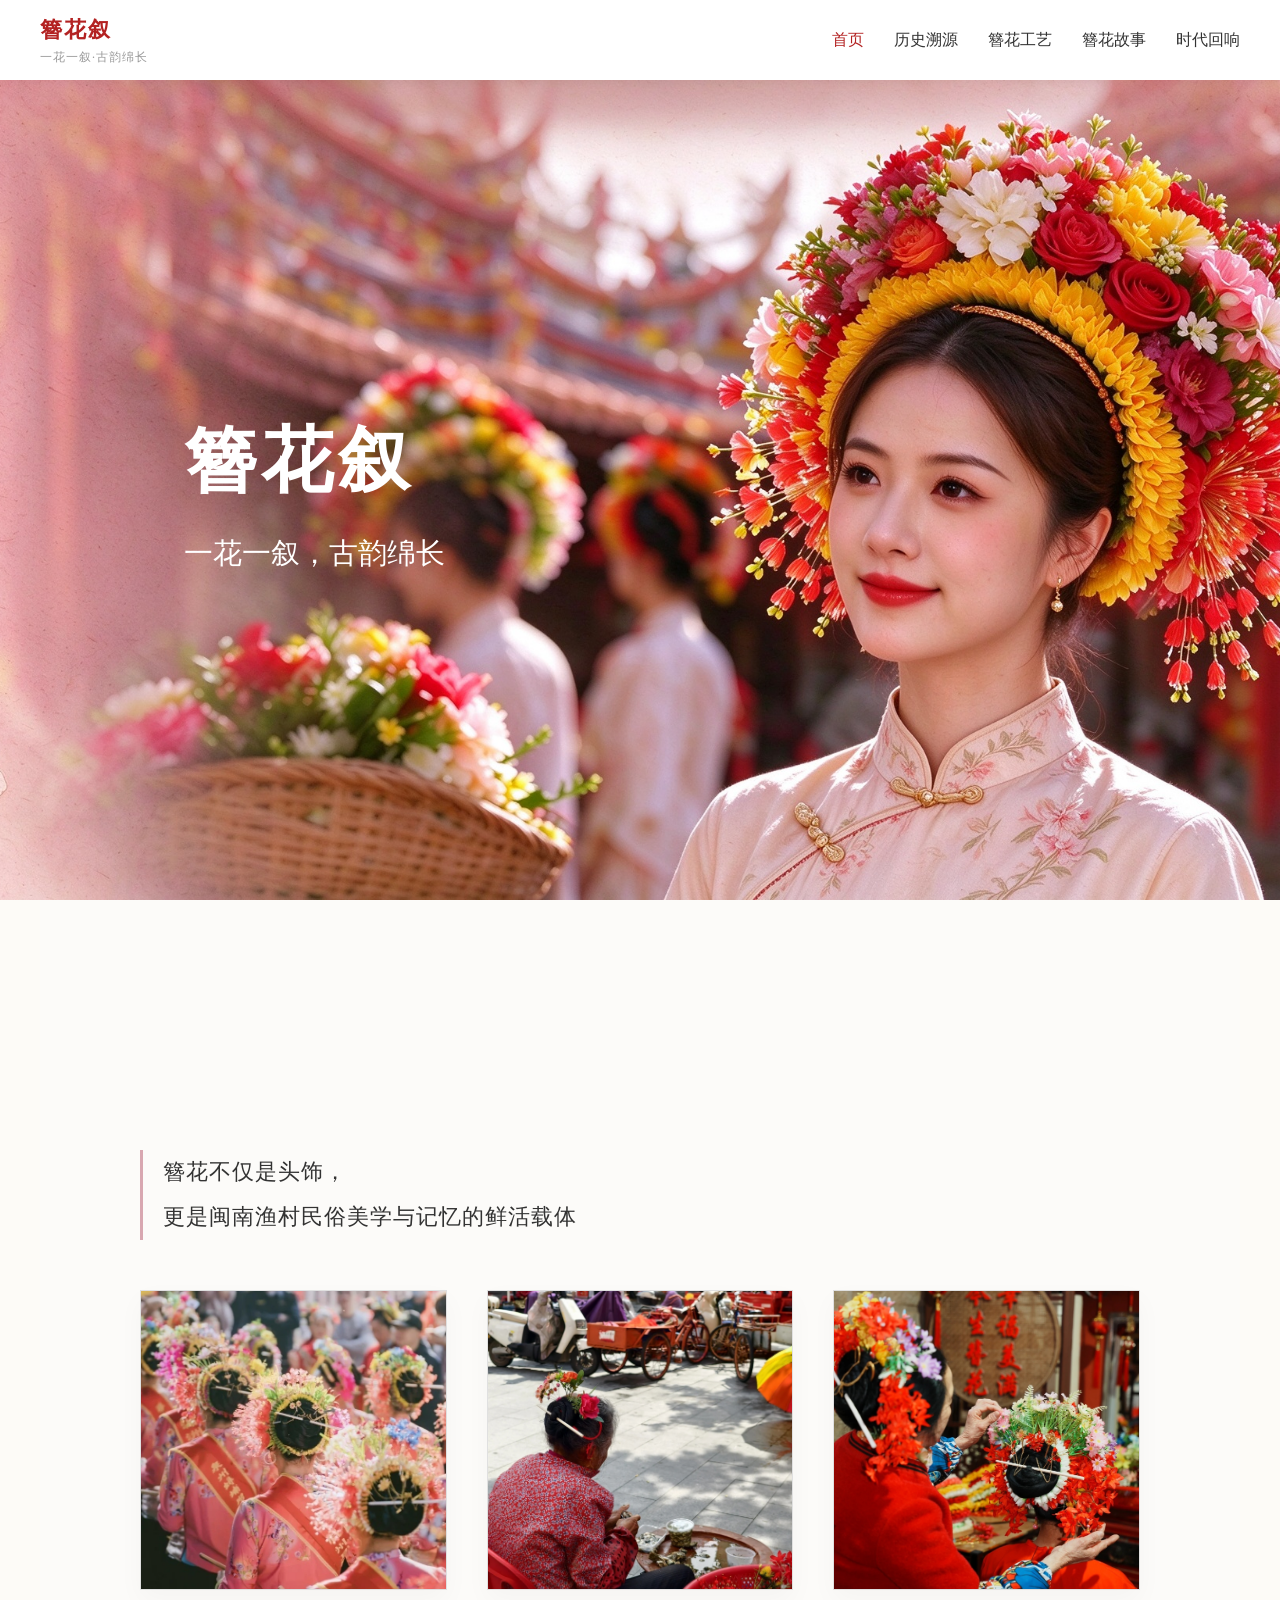
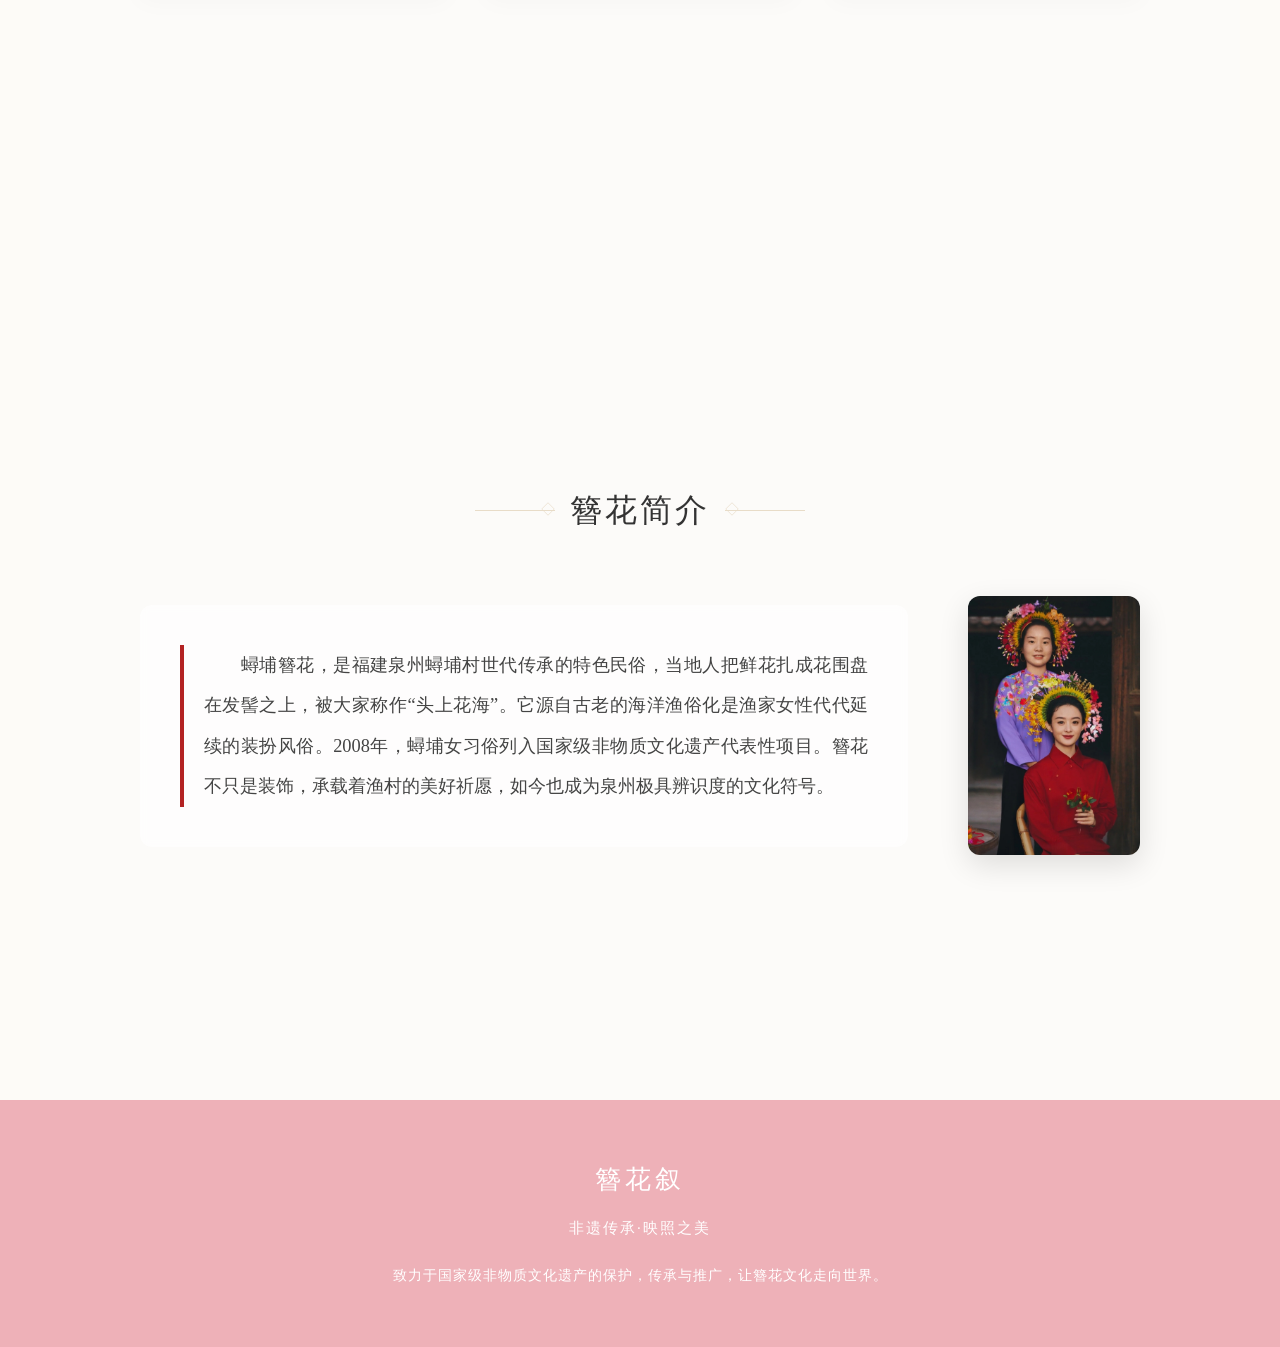
<file: index.html>
<!DOCTYPE html>
<html lang="zh-CN">
<head>
    <meta charset="UTF-8">
    <meta name="viewport" content="width=device-width, initial-scale=1.0">
    <title>簪花之美 - 非遗传承</title>
    <link rel="stylesheet" href="style.css">
</head>
<body class="page-index">
    <!-- ================= 顶部导航栏 ================= -->
    <header class="top-nav">
        <div class="nav-container">
            <div class="logo-area">
                <div class="logo-text">
                    <h1>簪花叙</h1>
                    <span>一花一叙·古韵绵长</span>
                </div>
            </div>
            <nav class="nav-links">
                <a href="index.html" class="active">首页</a>
                <a href="history.html">历史溯源</a>
                <a href="process.html">簪花工艺</a>
                <a href="inheritor.html">簪花故事</a>
                <a href="gallery.html">时代回响</a>
            </nav>
        </div>
    </header>

    <!-- ================= 1. 首屏主视觉 (Hero) ================= -->
    <section class="hero-section">
        <div class="hero-bg"></div>
        <div class="hero-content">
            <div class="hero-text">
                <h1>簪花叙</h1>
                <h2>一花一叙，古韵绵长</h2>
            </div>
        </div>
    </section>

    <!-- ================= 画面 A：簪花展示 ================= -->
    <section id="display" class="section-container display-section">
        <div class="display-text">
            <p>簪花不仅是头饰，<br>更是闽南渔村民俗美学与记忆的鲜活载体</p>
        </div>
        <div class="display-images">
            <div class="display-box">
                <img src="images/首页1.jpg" alt="展示图1">
            </div>
            <div class="display-box">
                <img src="images/首页2.jpg" alt="展示图2">
            </div>
            <div class="display-box">
                <img src="images/首页3.jpg" alt="展示图3">
            </div>
        </div>
    </section>

    <!-- ================= 画面 B：簪花简介 ================= -->
    <section id="intro" class="section-container intro-section">
        <div class="section-title">
            <span class="deco-line"></span>
            <h2>簪花简介</h2>
            <span class="deco-line"></span>
        </div>

        <div class="intro-content">
            <div class="intro-text">
                <p>蟳埔簪花，是福建泉州蟳埔村世代传承的特色民俗，当地人把鲜花扎成花围盘在发髻之上，被大家称作“头上花海”。它源自古老的海洋渔俗化是渔家女性代代延续的装扮风俗。2008年，蟳埔女习俗列入国家级非物质文化遗产代表性项目。簪花不只是装饰，承载着渔村的美好祈愿，如今也成为泉州极具辨识度的文化符号。</p>
            </div>
            <div class="intro-img">
                <img src="images/简介图片.jpg" alt="蟳埔簪花女">
            </div>
        </div>
    </section>

    <!-- ================= 底部信息栏 ================= -->
    <footer class="normal-footer">
        <div class="footer-inner">
            <h2 class="footer-logo">簪花叙</h2>
            <p class="footer-slogan">非遗传承·映照之美</p>
            <p class="footer-copy">致力于国家级非物质文化遗产的保护，传承与推广，让簪花文化走向世界。</p>
        </div>
    </footer>
</body>
</html>
</file>
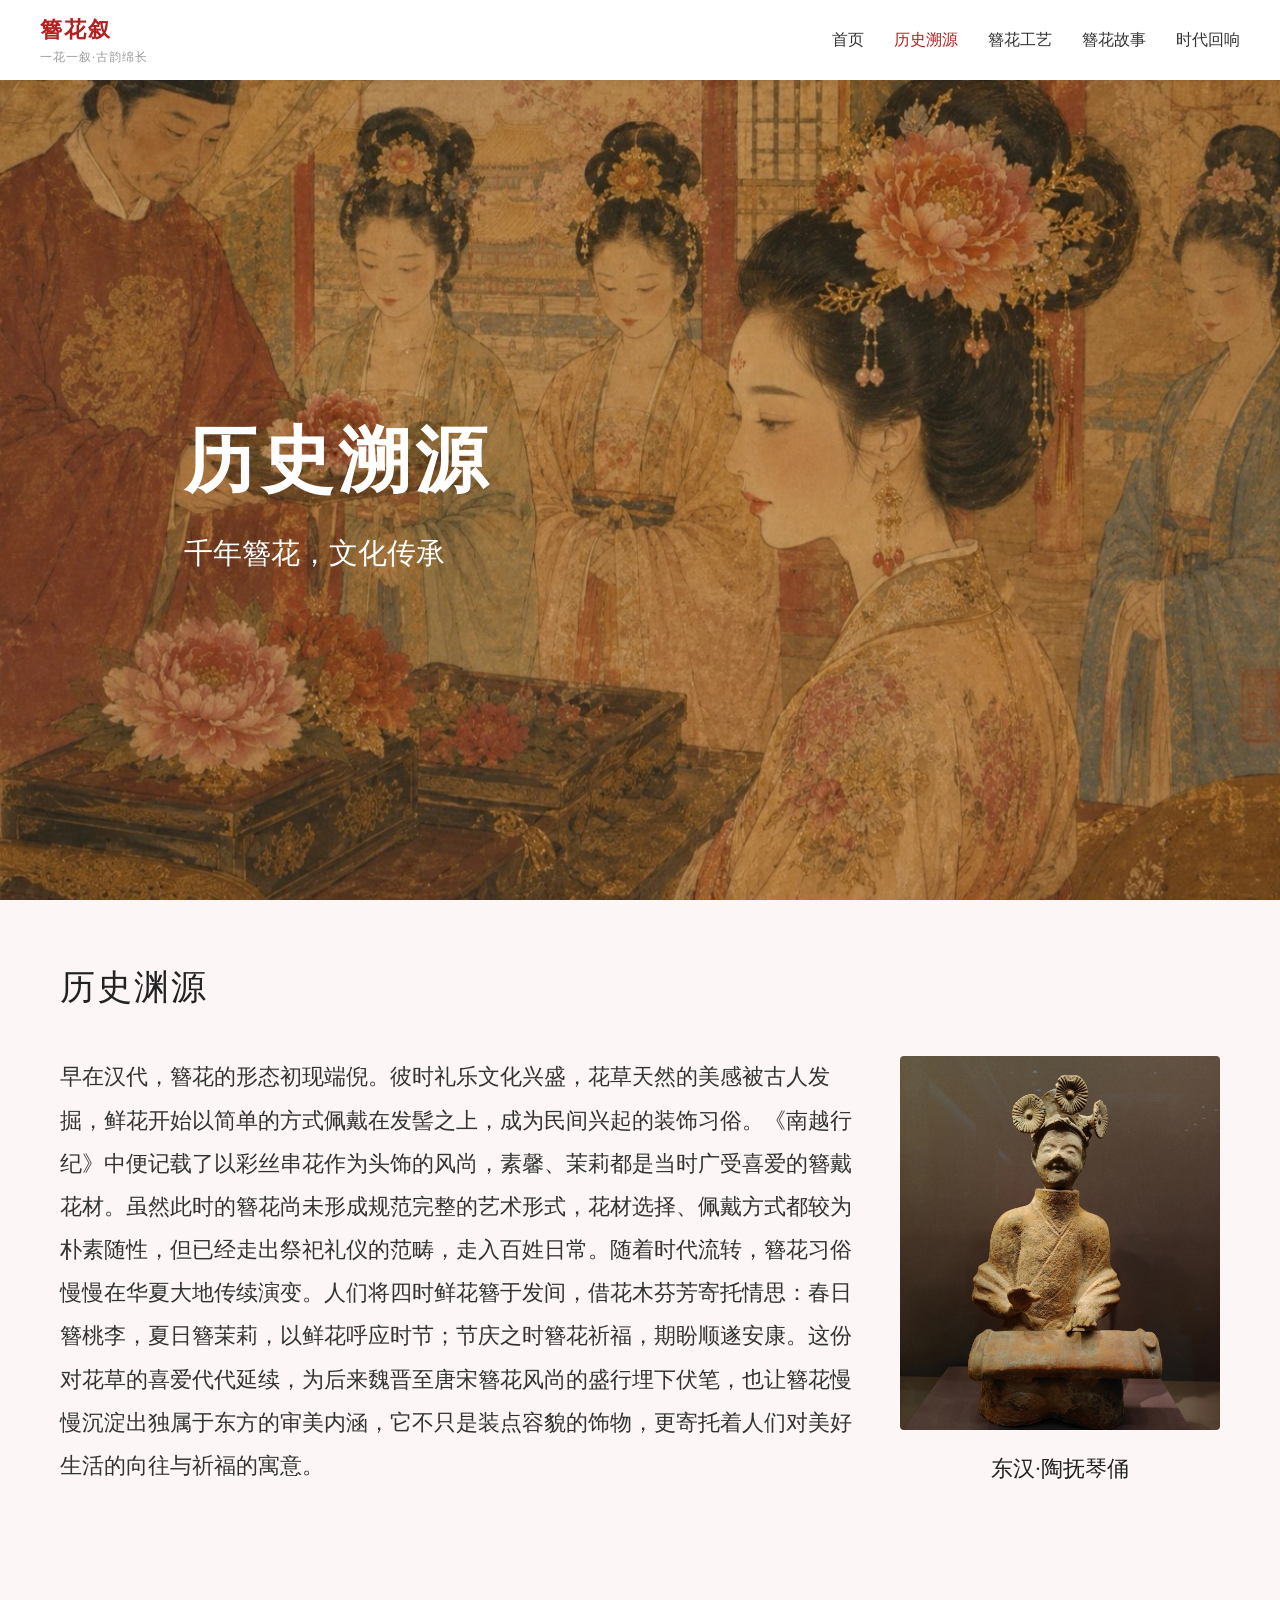
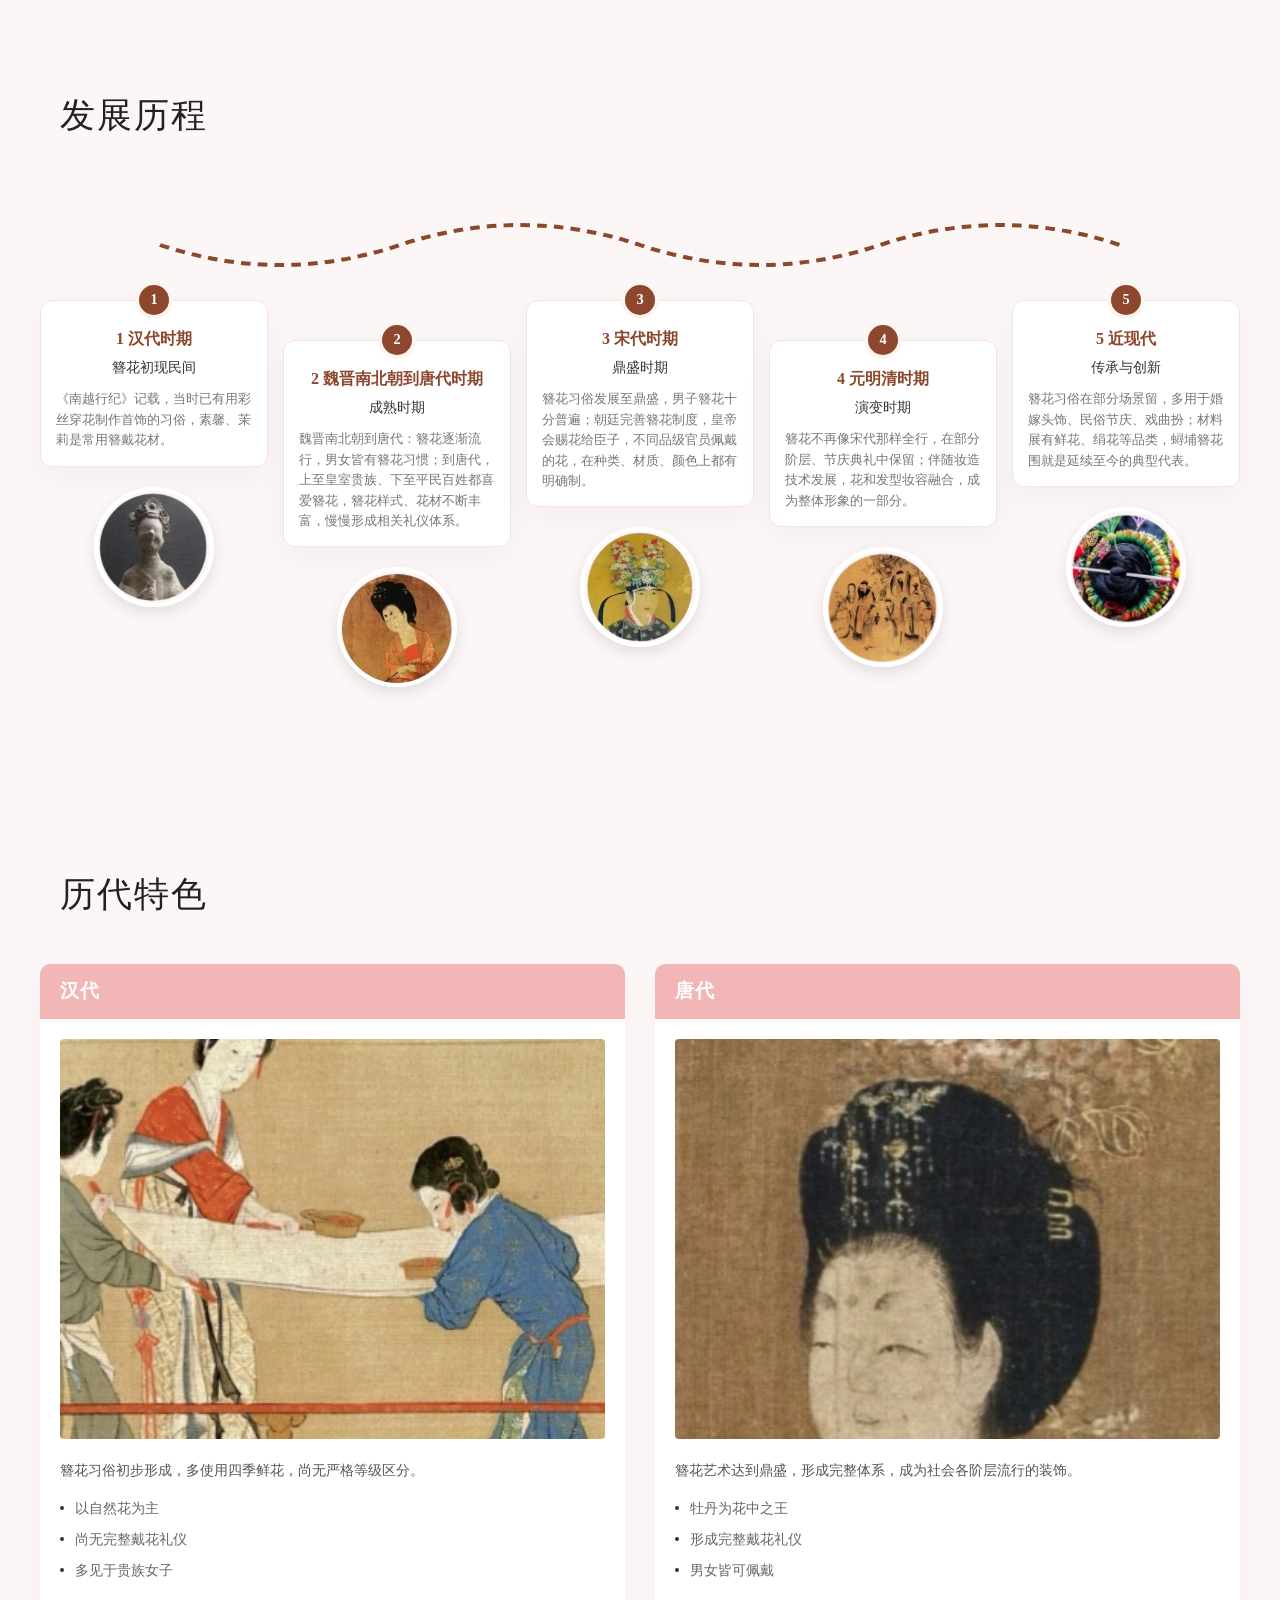
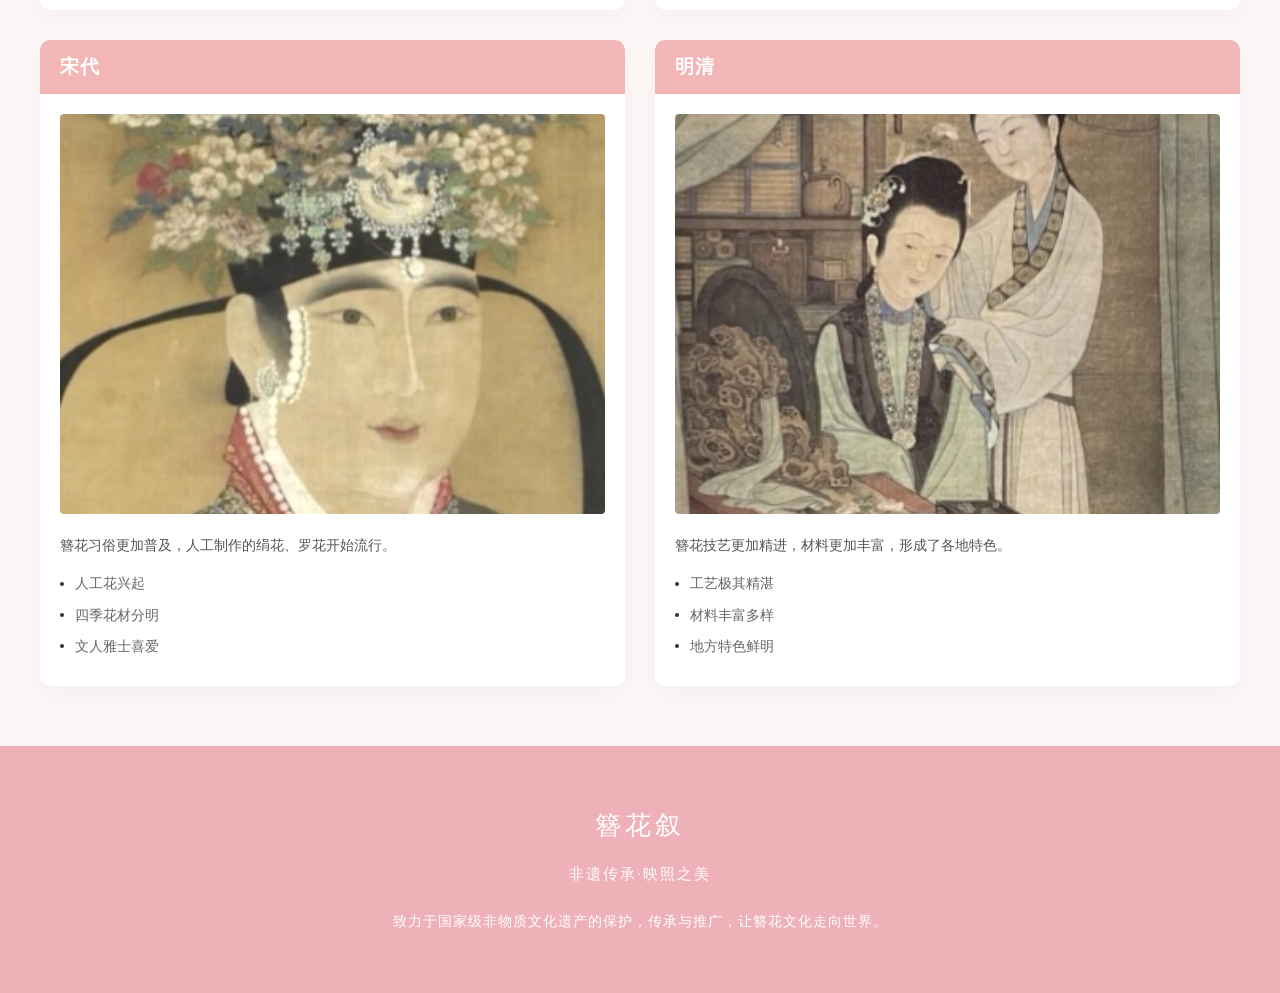
<file: history.html>
<!DOCTYPE html>
<html lang="zh-CN">
<head>
    <meta charset="UTF-8">
    <meta name="viewport" content="width=device-width, initial-scale=1.0">
    <title>簪花之美 - 非遗传承</title>
    <link rel="stylesheet" href="style.css">
</head>
<body class="page-history">
    <!-- ================= 顶部导航栏 ================= -->
    <header class="top-nav">
        <div class="nav-container">
            <div class="logo-area">
                <div class="logo-text">
                    <h1>簪花叙</h1>
                    <span>一花一叙·古韵绵长</span>
                </div>
            </div>
            <nav class="nav-links">
                <a href="index.html">首页</a>
                <a href="history.html" class="active">历史溯源</a>
                <a href="process.html">簪花工艺</a>
                <a href="inheritor.html">簪花故事</a>
                <a href="gallery.html">时代回响</a>
            </nav>
        </div>
    </header>

    <!-- ================= 历史溯源 (Hero) ================= -->
    <section class="hero-section">
        <div class="hero-bg"></div>
        <div class="hero-content">
            <div class="hero-text">
                <h1>历史溯源</h1>
                <h2>千年簪花，文化传承</h2>
            </div>
        </div>
    </section>

    <!-- ================= 历史渊源 ================= -->
    <div class="feature-container">
        <h1 class="main-title">历史渊源</h1>

        <div class="origin-wrap">
            <div class="origin-text">
                <p>早在汉代，簪花的形态初现端倪。彼时礼乐文化兴盛，花草天然的美感被古人发掘，鲜花开始以简单的方式佩戴在发髻之上，成为民间兴起的装饰习俗。《南越行纪》中便记载了以彩丝串花作为头饰的风尚，素馨、茉莉都是当时广受喜爱的簪戴花材。虽然此时的簪花尚未形成规范完整的艺术形式，花材选择、佩戴方式都较为朴素随性，但已经走出祭祀礼仪的范畴，走入百姓日常。随着时代流转，簪花习俗慢慢在华夏大地传续演变。人们将四时鲜花簪于发间，借花木芬芳寄托情思：春日簪桃李，夏日簪茉莉，以鲜花呼应时节；节庆之时簪花祈福，期盼顺遂安康。这份对花草的喜爱代代延续，为后来魏晋至唐宋簪花风尚的盛行埋下伏笔，也让簪花慢慢沉淀出独属于东方的审美内涵，它不只是装点容貌的饰物，更寄托着人们对美好生活的向往与祈福的寓意。</p>
            </div>
            <div class="origin-pic">
                <img src="images/陶抚琴俑.jpg" alt="东汉·陶抚琴俑">
                <span class="pic-desc">东汉·陶抚琴俑</span>
            </div>
        </div>
    </div>

    <!-- ================= 发展历程 ================= -->
    <div class="feature-container">
        <h1 class="main-title">发展历程</h1>

        <div class="wave-timeline">
            <div class="wave-line-bg">
                <svg width="100%" height="80" viewBox="0 0 1000 80" preserveAspectRatio="none">
                    <path d="M 100 40 Q 200 80 300 40 T 500 40 T 700 40 T 900 40"
                          fill="none"
                          stroke="#8c472d"
                          stroke-width="4"
                          stroke-dasharray="8,6" />
                </svg>
            </div>

            <div class="wave-cards">
                <div class="wave-card">
                    <div class="wave-num">1</div>
                    <div class="wave-content">
                        <h4>1 汉代时期</h4>
                        <h5>簪花初现民间</h5>
                        <p>《南越行纪》记载，当时已有用彩丝穿花制作首饰的习俗，素馨、茉莉是常用簪戴花材。</p>
                    </div>
                    <img src="images/历史溯源-汉代.jpg" alt="汉代" class="wave-img">
                </div>

                <div class="wave-card">
                    <div class="wave-num">2</div>
                    <div class="wave-content">
                        <h4>2 魏晋南北朝到唐代时期</h4>
                        <h5>成熟时期</h5>
                        <p>魏晋南北朝到唐代：簪花逐渐流行，男女皆有簪花习惯；到唐代，上至皇室贵族、下至平民百姓都喜爱簪花，簪花样式、花材不断丰富，慢慢形成相关礼仪体系。</p>
                    </div>
                    <img src="images/历史溯源-魏晋南北朝到唐代.jpg" alt="魏晋南北朝" class="wave-img">
                </div>

                <div class="wave-card">
                    <div class="wave-num">3</div>
                    <div class="wave-content">
                        <h4>3 宋代时期</h4>
                        <h5>鼎盛时期</h5>
                        <p>簪花习俗发展至鼎盛，男子簪花十分普遍；朝廷完善簪花制度，皇帝会赐花给臣子，不同品级官员佩戴的花，在种类、材质、颜色上都有明确制。</p>
                    </div>
                    <img src="images/历史溯源-宋代.jpg" alt="宋代" class="wave-img">
                </div>

                <div class="wave-card">
                    <div class="wave-num">4</div>
                    <div class="wave-content">
                        <h4>4 元明清时期</h4>
                        <h5>演变时期</h5>
                        <p>簪花不再像宋代那样全行，在部分阶层、节庆典礼中保留；伴随妆造技术发展，花和发型妆容融合，成为整体形象的一部分。</p>
                    </div>
                    <img src="images/历史溯源-元明清时期.jpg" alt="清代" class="wave-img">
                </div>

                <div class="wave-card">
                    <div class="wave-num">5</div>
                    <div class="wave-content">
                        <h4>5 近现代</h4>
                        <h5>传承与创新</h5>
                        <p>簪花习俗在部分场景留，多用于婚嫁头饰、民俗节庆、戏曲扮；材料展有鲜花、绢花等品类，蟳埔簪花围就是延续至今的典型代表。</p>
                    </div>
                    <img src="images/历史溯源-近现代.jpg" alt="现代" class="wave-img">
                </div>
            </div>
        </div>
    </div>

    <!-- ================= 历代特色 ================= -->
    <div class="feature-container">
        <h1 class="main-title">历代特色</h1>

        <div class="feature-grid">
            <div class="feature-card">
                <div class="card-header">汉代</div>
                <div class="card-body">
                    <img src="images/特色1.jpg" alt="汉代簪花">
                    <p class="card-desc">簪花习俗初步形成，多使用四季鲜花，尚无严格等级区分。</p>
                    <ul class="card-list">
                        <li>以自然花为主</li>
                        <li>尚无完整戴花礼仪</li>
                        <li>多见于贵族女子</li>
                    </ul>
                </div>
            </div>

            <div class="feature-card">
                <div class="card-header">唐代</div>
                <div class="card-body">
                    <img src="images/特色2.jpg" alt="唐代簪花">
                    <p class="card-desc">簪花艺术达到鼎盛，形成完整体系，成为社会各阶层流行的装饰。</p>
                    <ul class="card-list">
                        <li>牡丹为花中之王</li>
                        <li>形成完整戴花礼仪</li>
                        <li>男女皆可佩戴</li>
                    </ul>
                </div>
            </div>

            <div class="feature-card">
                <div class="card-header">宋代</div>
                <div class="card-body">
                    <img src="images/特色3.jpg" alt="宋代簪花">
                    <p class="card-desc">簪花习俗更加普及，人工制作的绢花、罗花开始流行。</p>
                    <ul class="card-list">
                        <li>人工花兴起</li>
                        <li>四季花材分明</li>
                        <li>文人雅士喜爱</li>
                    </ul>
                </div>
            </div>

            <div class="feature-card">
                <div class="card-header">明清</div>
                <div class="card-body">
                    <img src="images/特色4.jpg" alt="明清簪花">
                    <p class="card-desc">簪花技艺更加精进，材料更加丰富，形成了各地特色。</p>
                    <ul class="card-list">
                        <li>工艺极其精湛</li>
                        <li>材料丰富多样</li>
                        <li>地方特色鲜明</li>
                    </ul>
                </div>
            </div>
        </div>
    </div>

    <!-- ================= 底部信息栏 ================= -->
    <footer class="normal-footer">
        <div class="footer-inner">
            <h2 class="footer-logo">簪花叙</h2>
            <p class="footer-slogan">非遗传承·映照之美</p>
            <p class="footer-copy">致力于国家级非物质文化遗产的保护，传承与推广，让簪花文化走向世界。</p>
        </div>
    </footer>
</body>
</html>
</file>
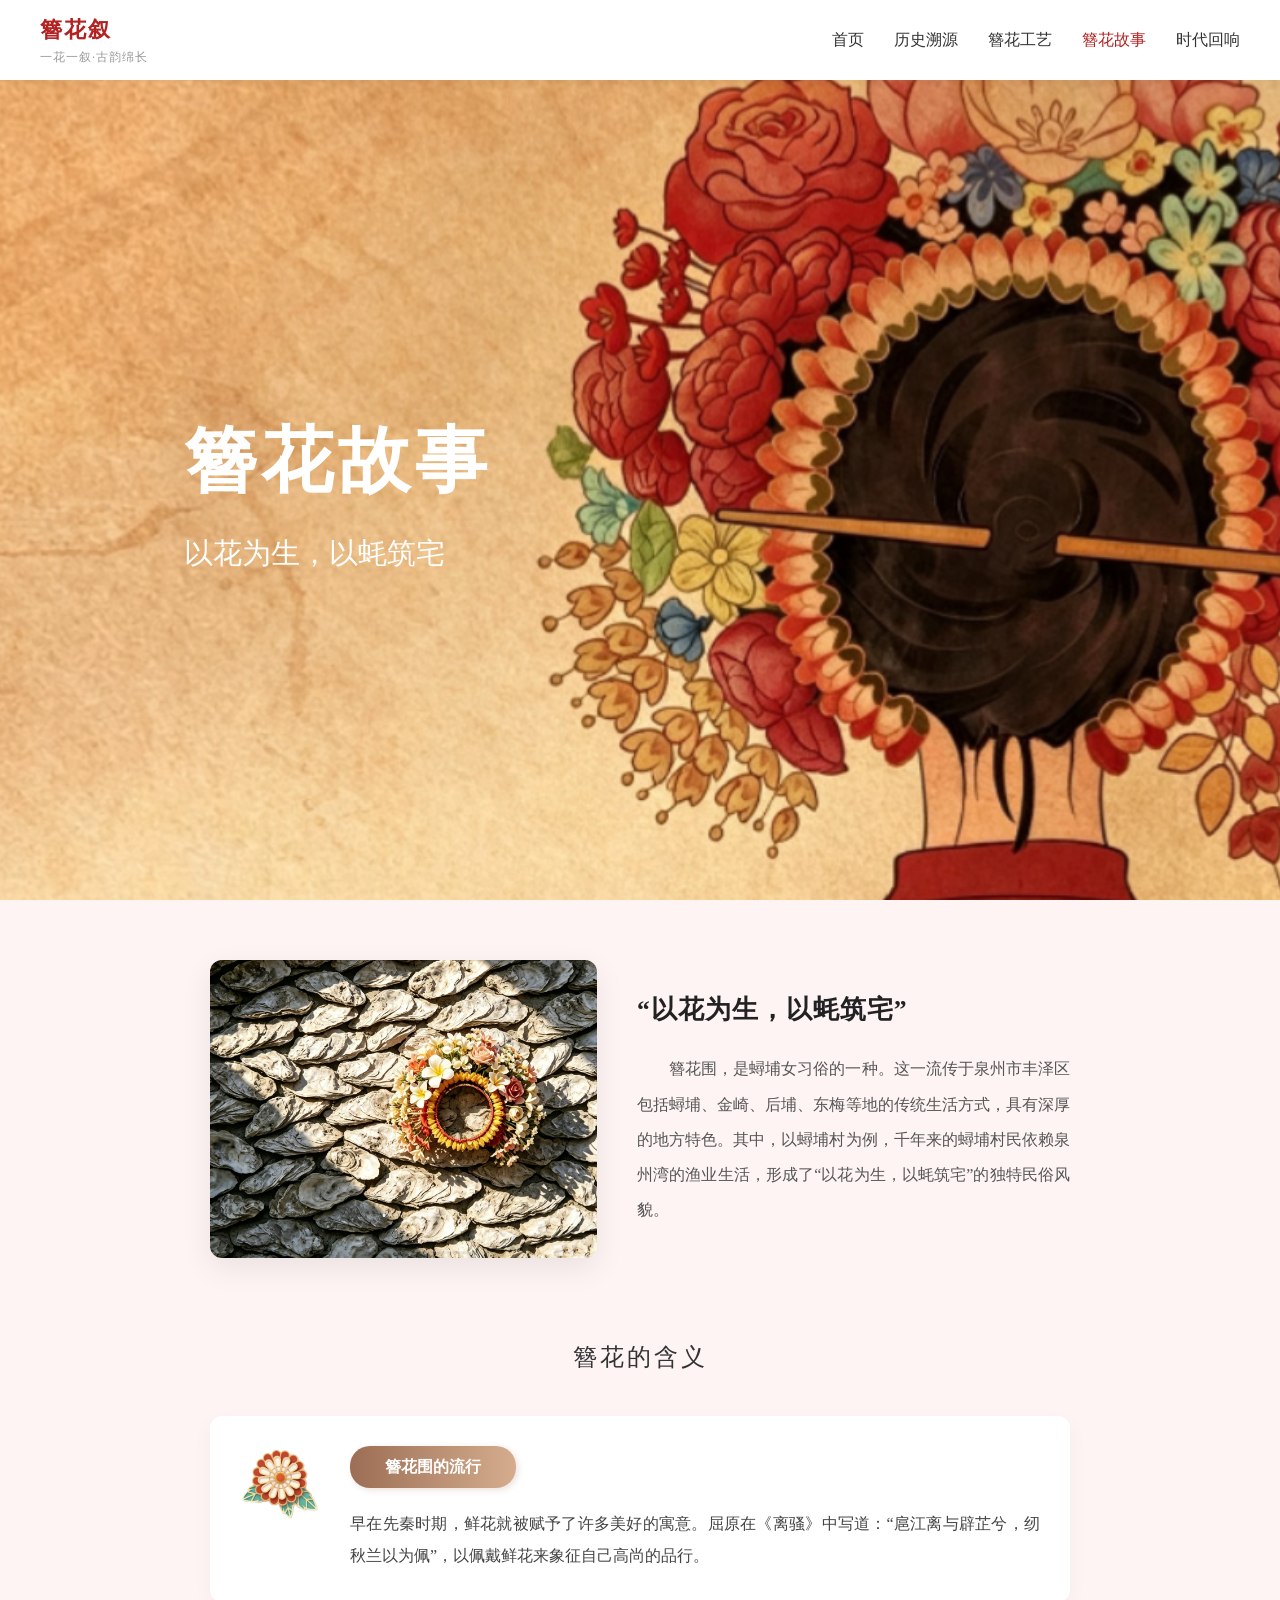
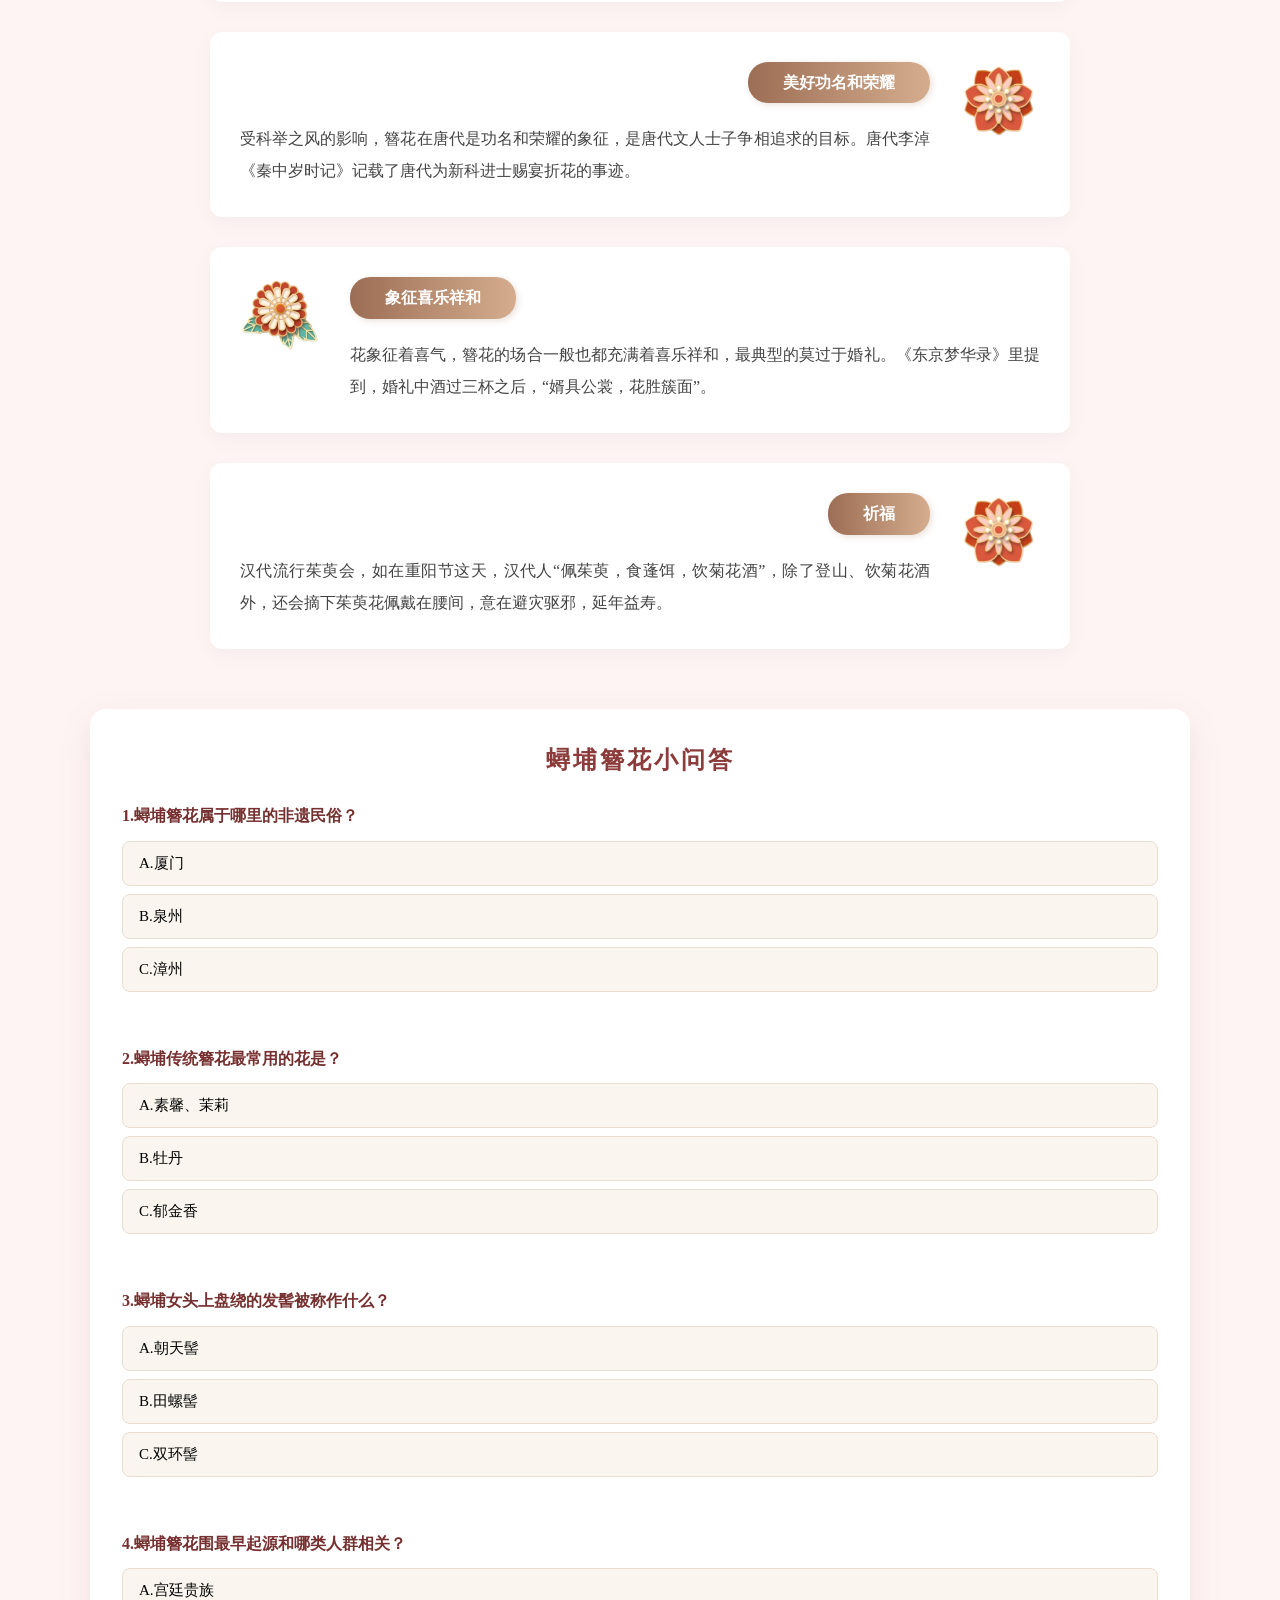
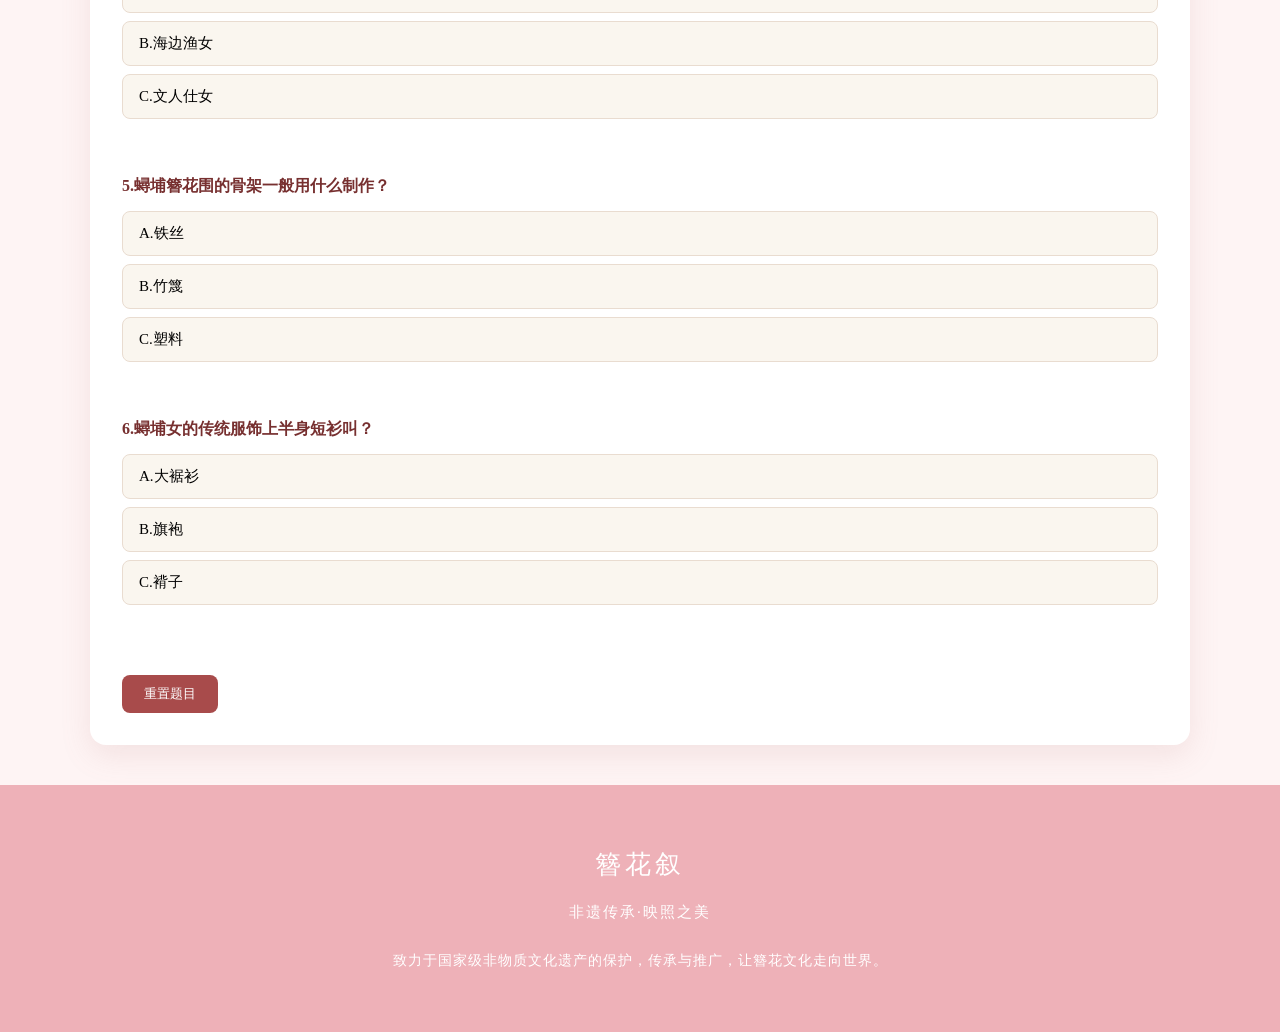
<file: inheritor.html>
<!DOCTYPE html>
<html lang="zh-CN">
<head>
    <meta charset="UTF-8">
    <meta name="viewport" content="width=device-width, initial-scale=1.0">
    <title>簪花故事 - 簪花叙</title>
    <link rel="stylesheet" href="style.css">
</head>
<body class="page-inheritor">
    <!-- ================= 顶部导航栏 ================= -->
    <header class="top-nav">
        <div class="nav-container">
            <div class="logo-area">
                <div class="logo-text">
                    <h1>簪花叙</h1>
                    <span>一花一叙·古韵绵长</span>
                </div>
            </div>
            <nav class="nav-links">
                <a href="index.html">首页</a>
                <a href="history.html">历史溯源</a>
                <a href="process.html">簪花工艺</a>
                <a href="inheritor.html" class="active">簪花故事</a>
                <a href="gallery.html">时代回响</a>
            </nav>
        </div>
    </header>

    <!-- ================= 首屏主视觉 (Hero) ================= -->
    <section class="hero-section">
        <div class="hero-bg"></div>
        <div class="hero-content">
            <div class="hero-text">
                <h1>簪花故事</h1>
                <h2>以花为生，以蚝筑宅</h2>
            </div>
        </div>
    </section>

    <!-- ================= 簪花故事主内容区 ================= -->
    <div class="story-container">
        <!-- 顶部介绍区 (左图右文) -->
        <div class="story-intro">
            <div class="intro-img">
                <img src="images/以花为生.jpg" alt="以花为生">
            </div>
            <div class="intro-text">
                <h2>“以花为生，以蚝筑宅”</h2>
                <p>簪花围，是蟳埔女习俗的一种。这一流传于泉州市丰泽区包括蟳埔、金崎、后埔、东梅等地的传统生活方式，具有深厚的地方特色。其中，以蟳埔村为例，千年来的蟳埔村民依赖泉州湾的渔业生活，形成了“以花为生，以蚝筑宅”的独特民俗风貌。</p>
            </div>
        </div>

        <!-- 中间居中标题（改用独立类 story-subtitle） -->
        <h2 class="story-subtitle">簪花的含义</h2>

        <!-- 含义卡片列表（仅一层 meaning-list） -->
        <div class="meaning-list">
            <!-- 卡片 1 -->
            <div class="meaning-card">
                <div class="card-content">
                    <div class="card-icon">
                        <img src="images/花1.jpg" alt="花朵">
                    </div>
                    <div class="card-text">
                        <div class="card-badge">簪花围的流行</div>
                        <p>早在先秦时期，鲜花就被赋予了许多美好的寓意。屈原在《离骚》中写道：“扈江离与辟芷兮，纫秋兰以为佩”，以佩戴鲜花来象征自己高尚的品行。</p>
                    </div>
                </div>
            </div>

            <!-- 卡片 2 -->
            <div class="meaning-card">
                <div class="card-content">
                    <div class="card-icon">
                        <img src="images/花2.jpg" alt="花朵">
                    </div>
                    <div class="card-text">
                        <div class="card-badge">美好功名和荣耀</div>
                        <p>受科举之风的影响，簪花在唐代是功名和荣耀的象征，是唐代文人士子争相追求的目标。唐代李淖《秦中岁时记》记载了唐代为新科进士赐宴折花的事迹。</p>
                    </div>
                </div>
            </div>

            <!-- 卡片 3 -->
            <div class="meaning-card">
                <div class="card-content">
                    <div class="card-icon">
                        <img src="images/花1.jpg" alt="花朵">
                    </div>
                    <div class="card-text">
                        <div class="card-badge">象征喜乐祥和</div>
                        <p>花象征着喜气，簪花的场合一般也都充满着喜乐祥和，最典型的莫过于婚礼。《东京梦华录》里提到，婚礼中酒过三杯之后，“婿具公裳，花胜簇面”。</p>
                    </div>
                </div>
            </div>

            <!-- 卡片 4 -->
            <div class="meaning-card">
                <div class="card-content">
                    <div class="card-icon">
                        <img src="images/花2.jpg" alt="花朵">
                    </div>
                    <div class="card-text">
                        <div class="card-badge">祈福</div>
                        <p>汉代流行茱萸会，如在重阳节这天，汉代人“佩茱萸，食蓬饵，饮菊花酒”，除了登山、饮菊花酒外，还会摘下茱萸花佩戴在腰间，意在避灾驱邪，延年益寿。</p>
                    </div>
                </div>
            </div>
        </div>
    </div>
    
        <section class="quiz-section">
        <h2>蟳埔簪花小问答</h2>
  
        <div class="question">
    <h3>1.蟳埔簪花属于哪里的非遗民俗？</h3>
    <button class="option" data-ans="wrong">A.厦门</button>
    <button class="option" data-ans="right">B.泉州</button>
    <button class="option" data-ans="wrong">C.漳州</button>
    <div class="result-text"></div>
  </div>
  
  <div class="question">
    <h3>2.蟳埔传统簪花最常用的花是？</h3>
    <button class="option" data-ans="right">A.素馨、茉莉</button>
    <button class="option" data-ans="wrong">B.牡丹</button>
    <button class="option" data-ans="wrong">C.郁金香</button>
    <div class="result-text"></div>
  </div>
  
  <div class="question">
    <h3>3.蟳埔女头上盘绕的发髻被称作什么？</h3>
    <button class="option" data-ans="wrong">A.朝天髻</button>
    <button class="option" data-ans="right">B.田螺髻</button>
    <button class="option" data-ans="wrong">C.双环髻</button>
    <div class="result-text"></div>
  </div>
  
  <div class="question">
    <h3>4.蟳埔簪花围最早起源和哪类人群相关？</h3>
    <button class="option" data-ans="wrong">A.宫廷贵族</button>
    <button class="option" data-ans="right">B.海边渔女</button>
    <button class="option" data-ans="wrong">C.文人仕女</button>
    <div class="result-text"></div>
  </div>
  
  <div class="question">
    <h3>5.蟳埔簪花围的骨架一般用什么制作？</h3>
    <button class="option" data-ans="wrong">A.铁丝</button>
    <button class="option" data-ans="right">B.竹篾</button>
    <button class="option" data-ans="wrong">C.塑料</button>
    <div class="result-text"></div>
  </div>
  
  <div class="question">
    <h3>6.蟳埔女的传统服饰上半身短衫叫？</h3>
    <button class="option" data-ans="right">A.大裾衫</button>
    <button class="option" data-ans="wrong">B.旗袍</button>
    <button class="option" data-ans="wrong">C.褙子</button>
    <div class="result-text"></div>
  </div>

  <button class="reset-btn">重置题目</button>
</section>

<script src="script.js"></script>


    <!-- ================= 底部信息栏 ================= -->
    <footer class="normal-footer">
        <div class="footer-inner">
            <h2 class="footer-logo">簪花叙</h2>
            <p class="footer-slogan">非遗传承·映照之美</p>
            <p class="footer-copy">致力于国家级非物质文化遗产的保护，传承与推广，让簪花文化走向世界。</p>
        </div>
    </footer>
</body>
</html>
</file>
<file: style.css>
/* ================= 根变量 ================= */
:root {
    --primary-red: #b32222;
    --primary-hover: #8c1a1a;
    --bg-page: #fdfbf7;
    --bg-light: #f9f5ef;
    --text-main: #333333;
    --text-light: #666666;
    --border-color: #e8dcc8;
    --placeholder-gray: #e0e0e0;
}

/* ================= 全局重置 ================= */
*,
*::before,
*::after {
    margin: 0;
    padding: 0;
    box-sizing: border-box;
}

body {
    background-color: var(--bg-page);
    color: var(--text-main);
    line-height: 1.6;
    height: 100vh;
    overflow-y: scroll;
    scroll-snap-type: y mandatory;
    scroll-behavior: smooth;
}

/* 隐藏滚动条 */
body::-webkit-scrollbar,
html::-webkit-scrollbar {
    display: none;
}
body,
html {
    -ms-overflow-style: none;
    scrollbar-width: none;
}

a {
    text-decoration: none;
    color: inherit;
}
ul {
    list-style: none;
}

.placeholder-img {
    background-color: var(--placeholder-gray);
    border-radius: 8px;
    overflow: hidden;
}

/* ================= 页面专属背景（隔离，避免互相覆盖） ================= */
body.page-history {
    background-color: #fcf6f6;
    color: #333;
}
body.page-process {
    background-color: #fef8f8;
    line-height: 1.8;
}
body.page-inheritor {
    background-color: #fef4f4;
}
body.page-gallery {
    background-color: #fdfbf7;
}

/* ================= 顶部导航栏 ================= */
.top-nav {
    position: fixed;
    top: 0;
    left: 0;
    width: 100%;
    background-color: #fff;
    box-shadow: 0 2px 10px rgba(0, 0, 0, 0.05);
    z-index: 1000;
}

.nav-container {
    max-width: 1400px;
    margin: 0 auto;
    height: 80px;
    display: flex;
    justify-content: space-between;
    align-items: center;
    padding: 0 40px;
}

.logo-area {
    display: flex;
    align-items: center;
    gap: 12px;
}

.logo-text h1 {
    font-size: 1.4rem;
    color: var(--primary-red);
    letter-spacing: 2px;
    font-family: 'STXingkai', 'KaiTi', serif;
}
.logo-text span {
    font-size: 0.75rem;
    color: #999;
    display: block;
    letter-spacing: 1px;
}

.nav-links {
    display: flex;
    gap: 30px;
}
.nav-links a {
    font-size: 1rem;
    color: #333;
    transition: color 0.3s;
    position: relative;
}
.nav-links a:hover,
.nav-links a.active {
    color: var(--primary-red);
}
.nav-links a::after {
    content: '';
    position: absolute;
    bottom: -5px;
    left: 50%;
    transform: translateX(-50%);
    width: 0;
    height: 2px;
    background-color: var(--primary-red);
    transition: width 0.3s;
}
.nav-links a:hover::after {
    width: 100%;
}

/* ============ 通用首屏 ============ */
.hero-section {
    height: 100vh;
    width: 100%;
    position: relative;
    padding-top: 80px;
    display: flex;
    align-items: center;
    background-color: #f5e6e1;
    overflow: hidden;
}
.hero-bg {
    position: absolute;
    top: 0;
    left: 0;
    width: 100%;
    height: 100%;
    background-size: cover;
    background-position: center;
    z-index: 1;
}
.hero-content {
    position: relative;
    z-index: 2;
    max-width: 1400px;
    margin: 0 auto;
    width: 100%;
    padding: 0 40px;
}
.hero-text {
    max-width: 500px;
    margin-left: 12%;
}
.hero-text h1 {
    font-size: 4.5rem;
    color: #ffffff;
    letter-spacing: 5px;
    margin-bottom: 10px;
    font-family: 'STXingkai', 'KaiTi', serif;
}
.hero-text h2 {
    font-size: 1.8rem;
    color: #ffffff;
    font-weight: normal;
}

/* ============ 各页面背景 ============ */
.page-index .hero-bg {
    background-image: url('images/首页.jpg');
}
.page-history .hero-bg {
    background-image: url('images/历史溯源.jpg');
}
.page-process .hero-bg {
    background-image: url('images/簪花工艺.jpg');
}
.page-inheritor .hero-bg {
    background-image: url('images/簪花故事.jpg');
}
.page-gallery .hero-bg {
    background-image: url('images/时代回响.jpg');
}

/* ================= 通用模块布局 ================= */
.section-container {
    max-width: 1200px;
    margin: 0 auto;
    padding: 30px 20px 100px 20px;
}
.bg-light {
    background-color: var(--bg-light);
    max-width: 100%;
}

/* 菱形装饰标题（通用） */
.section-title {
    display: flex;
    align-items: center;
    justify-content: center;
    gap: 15px;
    margin-bottom: 60px;
}
.section-header .section-title.left-align {
    justify-content: flex-start;
    margin-bottom: 40px;
}
.section-title h2 {
    margin: 0;
    font-size: 2rem;
    color: var(--text-main);
    letter-spacing: 3px;
    font-weight: normal;
}
.deco-line {
    width: 80px;
    height: 1px;
    background-color: var(--border-color);
    position: relative;
}
.deco-line::after {
    content: '◇';
    position: absolute;
    top: 50%;
    color: var(--border-color);
    font-size: 14px;
    transform: translateY(-50%);
}
.section-title .deco-line:first-child::after {
    right: 0;
}
.section-title .deco-line:last-child::after {
    left: 0;
}

/* 通用 section-header（仅用于首页/历史页等非 gallery 区） */
.section-header {
    display: flex;
    justify-content: space-between;
    align-items: flex-end;
}
.more-link {
    color: var(--primary-red);
    font-size: 0.95rem;
    margin-bottom: 40px;
}
.more-link:hover {
    text-decoration: underline;
}

/* ================= 首页：画面 A 簪花展示 ================= */
.display-section {
    display: flex;
    flex-direction: column;
    justify-content: center;
    align-items: center;
    min-height: 100vh;
    padding: 100px 20px 60px;
    background-color: #fcfbf9;
    scroll-snap-align: start;
}
.display-text {
    width: 100%;
    max-width: 1000px;
    margin-bottom: 50px;
    padding-left: 20px;
    border-left: 3px solid #d8a7b1;
}
.display-text p {
    font-size: 1.4rem;
    color: #333;
    line-height: 2;
    letter-spacing: 1px;
}
.display-images {
    display: flex;
    justify-content: space-between;
    gap: 40px;
    width: 100%;
    max-width: 1000px;
}
.display-box {
    flex: 1;
    height: 300px;
    background-color: #fff;
    border: 1px solid #e0e0e0;
    box-shadow: 0 10px 25px rgba(0, 0, 0, 0.03);
    overflow: hidden;
    transition: transform 0.3s;
}
.display-box:hover {
    transform: translateY(-5px);
}
.display-box img {
    width: 100%;
    height: 100%;
    object-fit: cover;
}

/* ================= 首页：画面 B 簪花简介 ================= */
.intro-section {
    min-height: 100vh;
    display: flex;
    flex-direction: column;
    justify-content: center;
    padding: 100px 20px 60px;
    background-color: #fcfbf9;
    scroll-snap-align: start;
}
.intro-content {
    display: flex;
    justify-content: center;
    align-items: center;
    gap: 60px;
    width: 100%;
    max-width: 1000px;
    margin: 0 auto;
}
.intro-section .intro-text {
    flex: 1.2;
    background-color: rgba(255, 255, 255, 0.6);
    padding: 40px;
    border-radius: 12px;
    backdrop-filter: blur(5px);
}
.intro-section .intro-text p {
    font-size: 1.15rem;
    color: #444;
    line-height: 2.2;
    text-align: justify;
    text-indent: 2em;
    border-left: 4px solid var(--primary-red);
    padding-left: 20px;
}
.intro-section .intro-img {
    flex: 0.3;
    max-width: 280px;
    display: flex;
    justify-content: flex-end;
    align-items: center;
}
.intro-section .intro-img img {
    width: 100%;
    height: auto;
    display: block;
    border-radius: 12px;
    box-shadow: 0 10px 30px rgba(0, 0, 0, 0.12);
}

/* ================= 历史溯源页面 ================= */

/* 页面统一大标题 */
.main-title {
    font-size: 2.2rem;
    font-weight: normal;
    color: #222;
    margin-bottom: 40px;
    letter-spacing: 2px;
    padding: 0 20px;
}

/* 历史渊源 */
.origin-wrap {
    max-width: 1200px;
    margin: 0 auto 80px auto;
    display: grid;
    grid-template-columns: 1fr 320px;
    gap: 40px;
    padding: 0 20px;
    align-items: start;
}
.origin-text p {
    font-size: 1.35rem;
    line-height: 2;
    color: #333;
}
.origin-pic {
    text-align: center;
}
.origin-pic img {
    width: 100%;
    border-radius: 4px;
}
.pic-desc {
    display: block;
    margin-top: 14px;
    color: #222;
    font-size: 1.35rem;
}

/* 横向波浪时间轴 */
.wave-timeline {
    position: relative;
    width: 100%;
    max-width: 1200px;
    margin: 60px auto;
    padding-top: 40px;
}
.wave-line-bg {
    position: absolute;
    top: 0;
    left: 0;
    width: 100%;
    height: 100px;
    z-index: 0;
}
.wave-cards {
    display: flex;
    justify-content: space-between;
    gap: 15px;
    position: relative;
    z-index: 1;
    padding-top: 40px;
}
.wave-card {
    flex: 1;
    position: relative;
    display: flex;
    flex-direction: column;
    align-items: center;
    transition: transform 0.3s;
}
.wave-card:nth-child(even) {
    margin-top: 40px;
}
.wave-card:hover {
    transform: translateY(-5px);
}
.wave-num {
    width: 30px;
    height: 30px;
    background-color: #8c472d;
    color: #fff;
    border-radius: 50%;
    display: flex;
    justify-content: center;
    align-items: center;
    font-size: 0.9rem;
    font-weight: bold;
    margin-bottom: -15px;
    z-index: 3;
    box-shadow: 0 0 0 4px #fdf5f2;
}
.wave-content {
    background-color: #fff;
    border-radius: 12px;
    padding: 25px 15px 15px;
    width: 100%;
    box-shadow: 0 10px 30px rgba(0, 0, 0, 0.04);
    border: 1px solid #f0e6e1;
    text-align: center;
}
.wave-content h4 {
    color: #8c472d;
    font-size: 1rem;
    margin-bottom: 5px;
}
.wave-content h5 {
    color: #333;
    font-size: 0.9rem;
    font-weight: normal;
    margin-bottom: 10px;
}
.wave-content p {
    font-size: 0.8rem;
    color: #777;
    line-height: 1.6;
    text-align: left;
}
.wave-img {
    width: 120px !important;
    height: 120px !important;
    max-width: 120px !important;
    max-height: 120px !important;
    object-fit: cover;
    border-radius: 50%;
    border: 4px solid #fff;
    box-shadow: 0 6px 15px rgba(0, 0, 0, 0.1);
    margin-top: 20px;
    display: block;
    transition: transform 0.3s;
}
.wave-card:hover .wave-img {
    transform: scale(1.08);
}

/* 历代特色 */
.feature-container {
    max-width: 1200px;
    margin: 0 auto;
    padding: 60px 0;
}
.card-wrap {
    display: grid;
    grid-template-columns: 1fr 1fr;
    gap: 24px;
    padding: 0 20px;
    width: 100%;
}
.feature-grid {
    display: grid;
    grid-template-columns: repeat(2, 1fr);
    gap: 30px;
}
.feature-card {
    background-color: #ffffff;
    border-radius: 10px;
    overflow: hidden;
    box-shadow: 0 8px 25px rgba(0, 0, 0, 0.03);
    transition: transform 0.3s ease, box-shadow 0.3s ease;
}
.feature-card:hover {
    transform: translateY(-5px);
    box-shadow: 0 12px 30px rgba(0, 0, 0, 0.06);
}
.card-header {
    background-color: #f3b6b6;
    color: #ffffff;
    font-size: 1.2rem;
    font-weight: bold;
    padding: 12px 20px;
    letter-spacing: 1px;
}
.card-body {
    padding: 20px;
}
.card-body img {
    width: 100%;
    height: 400px;
    object-fit: cover;
    border-radius: 4px;
    margin-bottom: 20px;
    display: block;
    filter: brightness(1.02);
}
.card-desc {
    font-size: 0.9rem;
    color: #555;
    margin-bottom: 15px;
    text-align: justify;
}
.card-list {
    list-style: none;
    padding-left: 0;
}
.card-list li {
    font-size: 0.9rem;
    color: #666;
    margin-bottom: 8px;
    position: relative;
    padding-left: 15px;
}
.card-list li::before {
    content: '';
    position: absolute;
    left: 0;
    top: 50%;
    transform: translateY(-50%);
    width: 4px;
    height: 4px;
    background-color: #333;
    border-radius: 50%;
}

/* ================= 簪花工艺页面 ================= */
.craft-container {
    max-width: 900px;
    margin: 0 auto;
    padding: 60px 20px;
    background-color: #fef8f8;
}
.craft-header {
    margin-bottom: 60px;
}
.craft-header h1 {
    font-size: 1.6rem;
    font-weight: bold;
    color: #222;
    margin-bottom: 20px;
}
.craft-header p {
    font-size: 0.95rem;
    color: #666;
    text-align: justify;
}
.craft-steps {
    display: flex;
    flex-direction: column;
    gap: 60px;
    margin-bottom: 100px;
}
.step-row {
    display: flex;
    align-items: center;
    gap: 40px;
}
.step-img {
    flex: 1;
    border: 1px solid #f0e6e6;
    box-shadow: 0 4px 15px rgba(0, 0, 0, 0.02);
    border-radius: 4px;
    overflow: hidden;
}
.step-img img {
    width: 100%;
    height: auto;
    display: block;
}
.step-text {
    flex: 1;
}
.step-text h3 {
    font-size: 1.2rem;
    color: #333;
    margin-bottom: 15px;
    display: flex;
    align-items: center;
    gap: 10px;
    font-weight: normal;
}
.step-text .num {
    display: inline-flex;
    justify-content: center;
    align-items: center;
    width: 28px;
    height: 28px;
    background-color: #fff;
    border: 1px solid #8c472d;
    color: #8c472d;
    border-radius: 50%;
    font-size: 0.9rem;
    font-weight: bold;
}
.step-text p {
    font-size: 1rem;
    color: #444;
}
.step-row.reverse {
    flex-direction: row-reverse;
}
.craft-materials {
    margin-top: 80px;
}
.materials-title {
    display: flex;
    align-items: center;
    justify-content: center;
    gap: 20px;
    margin-bottom: 30px;
}
.materials-title h2 {
    font-size: 1.4rem;
    font-weight: normal;
    color: #333;
}
.materials-title .line {
    width: 60px;
    height: 1px;
    background-color: #d8c8c8;
}
.materials-desc {
    font-size: 0.95rem;
    color: #666;
    text-align: justify;
    margin-bottom: 40px;
}
.materials-grid {
    display: grid;
    grid-template-columns: repeat(3, 1fr);
    gap: 20px;
}
.mat-item {
    background-color: #fff;
    border: 1px solid #f0e6e6;
    border-radius: 6px;
    overflow: hidden;
    text-align: center;
    box-shadow: 0 4px 15px rgba(0, 0, 0, 0.02);
}
.mat-item img {
    width: 100%;
    height: 150px;
    object-fit: cover;
    display: block;
    border-bottom: 1px solid #f0e6e6;
}
.mat-item p {
    padding: 12px 0;
    font-size: 0.9rem;
    color: #555;
}

/* ================= 簪花故事页面 ================= */
.story-container {
    max-width: 900px;
    margin: 0 auto;
    padding: 60px 20px;
}
.story-intro {
    display: flex;
    gap: 40px;
    margin-bottom: 80px;
    align-items: center;
}
.story-intro .intro-img {
    flex: 0 0 45%;
    box-shadow: 0 10px 30px rgba(0, 0, 0, 0.08);
    border-radius: 12px;
    overflow: hidden;
}
.story-intro .intro-img img {
    width: 100%;
    height: auto;
    display: block;
}
.story-intro .intro-text {
    flex: 1;
}
.story-intro .intro-text h2 {
    font-size: 1.6rem;
    color: #222;
    margin-bottom: 20px;
    font-weight: bold;
    letter-spacing: 1px;
}
.story-intro .intro-text p {
    font-size: 1rem;
    color: #555;
    text-align: justify;
    line-height: 2.2;
    text-indent: 2em;
}

/* 簪花故事页居中标题（独立类，避免污染通用 .section-title） */
.story-subtitle {
    text-align: center;
    font-size: 1.5rem;
    font-weight: normal;
    color: #333;
    margin-bottom: 40px;
    letter-spacing: 3px;
}

.meaning-list {
    display: flex;
    flex-direction: column;
    gap: 30px;
}
.meaning-card {
    background-color: #fff;
    border-radius: 12px;
    padding: 30px;
    box-shadow: 0 6px 20px rgba(0, 0, 0, 0.04);
    transition: transform 0.3s;
}
.meaning-card:hover {
    transform: translateY(-3px);
}
.card-content {
    display: flex;
    align-items: flex-start;
    gap: 30px;
}
.card-text {
    flex: 1;
    display: flex;
    flex-direction: column;
    align-items: flex-start;
}
.card-icon {
    flex: 0 0 80px;
    display: flex;
    justify-content: center;
}
.card-icon img {
    width: 80px;
    height: auto;
    object-fit: contain;
}
.card-badge {
    display: inline-block;
    background: linear-gradient(90deg, #9c6e55 0%, #d5ad8e 100%);
    color: #fff;
    padding: 8px 35px;
    border-radius: 20px;
    font-size: 1rem;
    font-weight: bold;
    margin-bottom: 20px;
    box-shadow: 2px 2px 6px rgba(156, 110, 85, 0.2);
}
.card-content p {
    font-size: 1rem;
    color: #444;
    text-align: justify;
    line-height: 2;
    width: 100%;
}
.meaning-card:nth-child(even) .card-content {
    flex-direction: row-reverse;
}
.meaning-card:nth-child(even) .card-text {
    align-items: flex-end;
}
.meaning-card:nth-child(even) .card-content p {
    text-align: justify;
}

/* ================= 时代回响页面 ================= */

/* 文化体验活动 */
#activity {
    background-image: url('images/背景.jpg');
    background-size: cover;
    background-position: center;
    background-repeat: no-repeat;
    background-color: var(--bg-page);
    width: 100%;
    min-height: 100vh;
    display: flex;
    flex-direction: column;
    justify-content: center;
    align-items: center;
    padding-top: 120px;
    padding-bottom: 60px;
    scroll-snap-align: start;
    max-width: 100%;
}
#activity .activity-grid {
    width: 90%;
    max-width: 1200px;
    margin: 0 auto;
}
#activity .section-title h2 {
    text-shadow: 2px 2px 4px rgba(255, 255, 255, 0.8);
}
.activity-grid {
    display: grid;
    grid-template-columns: repeat(4, 1fr);
    gap: 20px;
}
.activity-card {
    background-color: rgba(255, 255, 255, 0.85);
    backdrop-filter: blur(10px);
    border-radius: 8px;
    overflow: hidden;
    box-shadow: 0 8px 25px rgba(0, 0, 0, 0.08);
    transition: transform 0.3s;
    border: 1px solid rgba(255, 255, 255, 0.5);
}
.activity-card:hover {
    transform: translateY(-5px);
    background-color: rgba(255, 255, 255, 0.95);
}
.act-img {
    height: 180px;
    width: 100%;
    overflow: hidden;
    border-radius: 0;
}
.act-img img {
    width: 100%;
    height: 100%;
    object-fit: cover;
    object-position: center;
    display: block;
}
.activity-card h4 {
    padding: 20px 20px 10px;
    font-size: 1.1rem;
    color: var(--text-main);
}
.activity-card p {
    padding: 0 20px 20px;
    font-size: 0.9rem;
    color: var(--text-light);
}

/* 文化传承 / 花叙新章（合并重复定义，仅作用域在 .container 内） */
.container {
    max-width: 960px;
    margin: 0 auto;
    padding: 0 20px;
}
.section-block {
    background: none;
    padding: 60px 0;
    width: 100%;
    margin-bottom: 60px;
}
.section-block .wrap-container {
    width: 90%;
    max-width: 1200px;
    margin: 0 auto;
}
/* 时代回响页专用 section-header（覆盖通用 flex 布局） */
.container .section-header {
    display: flex;
    align-items: baseline;
    justify-content: flex-start;
    margin-bottom: 30px;
    padding-bottom: 10px;
    border-bottom: 1px solid #eee;
}
.container .main-title {
    font-size: 32px;
    font-weight: bold;
    color: #333;
    margin-right: 15px;
    margin-bottom: 0;
    letter-spacing: 2px;
    font-family: "Songti SC", "SimSun", serif;
    padding: 0;
}
.container .sub-title {
    font-size: 14px;
    color: #666;
    border-left: 2px solid #ddd;
    padding-left: 10px;
}
.content-row {
    display: flex;
    align-items: flex-start;
    gap: 30px;
    margin-bottom: 30px;
}
.image-col {
    flex: 1;
    min-width: 250px;
}
.content-img {
    width: 100%;
    height: auto;
    display: block;
    border-radius: 4px;
    object-fit: cover;
}
.text-col {
    flex: 1.5;
    font-size: 16px;
    text-align: justify;
    color: #555;
    line-height: 1.8;
}
.content-row.reverse {
    flex-direction: row-reverse;
}
.sub-heading {
    margin: 40px 0 20px 0;
}
.sub-heading h2 {
    font-size: 20px;
    font-weight: normal;
    color: #333;
    letter-spacing: 1px;
    font-family: "Songti SC", "SimSun", serif;
}
.divider {
    height: 1px;
    background-color: #eee;
    margin: 40px 0;
}

/* 花叙新章 */
.gallery-row {
    display: flex;
    gap: 15px;
    margin-bottom: 30px;
}
.gallery-item {
    flex: 1;
    overflow: hidden;
}
.gallery-item img {
    width: 100%;
    height: 200px;
    object-fit: cover;
    border-radius: 4px;
    display: block;
    transition: transform 0.3s ease;
}
.gallery-item img:hover {
    transform: scale(1.05);
}
.text-block.full-width {
    font-size: 16px;
    color: #555;
    text-align: justify;
    line-height: 1.8;
}

/* ================= 底部信息栏 ================= */
footer.normal-footer {
    width: 100%;
    max-width: 100%;
    margin: 0;
    padding: 60px 20px;
    background-color: #EEB1B8;
    position: relative;
    display: block;
    clear: both;
}
footer.normal-footer .footer-inner {
    max-width: 1200px;
    margin: 0 auto;
    display: flex;
    flex-direction: column;
    align-items: center;
    text-align: center;
    gap: 15px;
}
footer.normal-footer .footer-logo {
    font-size: 1.6rem;
    font-weight: normal;
    color: #ffffff;
    letter-spacing: 4px;
    margin: 0;
}
footer.normal-footer .footer-slogan {
    font-size: 0.95rem;
    color: #ffffff;
    letter-spacing: 2px;
    margin: 0;
}
footer.normal-footer .footer-copy {
    font-size: 0.85rem;
    color: #ffffff;
    margin-top: 10px;
    letter-spacing: 1px;
}
/* ================= 全局重置 ================= */
* {
  margin: 0;
  padding: 0;
  box-sizing: border-box;
  font-family: "Microsoft Yahei", "宋体", serif;
}

/* ================= DIY 页面 ================= */
.diy-section {
  max-width: 1100px;
  margin: 0 auto;
  background: #fff;
  padding: 30px;
  border-radius: 16px;
  box-shadow: 0 10px 30px rgba(180, 120, 120, 0.15);
  margin-bottom: 40px; /* 增加底部间距，防止和页脚粘连 */
}

.diy-section h2 {
  text-align: center;
  color: #8c3b3b;
  margin-bottom: 10px;
  letter-spacing: 3px;
}

.tip-text {
  text-align: center;
  color: #7a5a5a;
  margin-bottom: 24px;
  font-size: 14px;
}

.diy-wrap {
  display: flex;
  gap: 24px;
  justify-content: center;
  flex-wrap: wrap;
}

/* 素材面板 */
.material-list {
  width: 320px;
  background: #faf6ef;
  border: 1px solid #e9dcd0;
  border-radius: 12px;
  padding: 16px;
  /* 增加高度自适应，如果素材多可以滚动 */
  max-height: 520px;
  overflow-y: auto; 
}

/* 滚动条美化（可选） */
.material-list::-webkit-scrollbar {
  width: 6px;
}
.material-list::-webkit-scrollbar-thumb {
  background: #e3d4c4;
  border-radius: 4px;
}

.material-list h4 {
  color: #773030;
  margin-bottom: 12px;
}

.material-items {
  display: grid;
  grid-template-columns: repeat(3, 1fr);
  gap: 10px;
}

.material-item {
  width: 70px;
  height: 70px;
  background: #fff;
  border-radius: 10px;
  display: flex;
  align-items: center;
  justify-content: center;
  cursor: pointer;
  border: 1px solid #e3d4c4;
  transition: 0.2s;
}

.material-item:hover {
  transform: scale(1.08);
  box-shadow: 0 4px 12px rgba(200, 120, 120, 0.25);
}

.material-item img {
  max-width: 50px;
  max-height: 50px;
  pointer-events: none;
}

/* 画布 */
.canvas-box {
  width: 420px;
  height: 520px;
  background: #fff9ef;
  border: 2px solid #e2d2c0;
  border-radius: 12px;
  position: relative;
  overflow: hidden;
  background-image:
    radial-gradient(circle at 20% 30%, rgba(255, 220, 220, 0.35), transparent 40%),
    radial-gradient(circle at 80% 70%, rgba(255, 235, 200, 0.45), transparent 45%);
}

/* 
 * 关键修改：配合 interact.js 的拖拽、缩放和旋转
 */
.canvas-item {
  position: absolute;
  width: 80px;
  cursor: move;
  user-select: none;
  -webkit-user-select: none; /* 兼容 Safari */
  touch-action: none;        /* 阻止移动端默认手势（如滚动） */
  
  /* 必须加上：确保图片围绕中心点进行缩放和旋转 */
  transform-origin: center center; 
  
  /* 修改：移除针对所有属性的过渡，只保留 box-shadow，避免拖拽时延迟卡顿 */
  transition: box-shadow 0.2s; 
}

/* 选中状态（使用虚线框） */
.canvas-item.active {
  outline: 2px dashed #c85454;
  outline-offset: 4px;
  border-radius: 8px;
}

/* 按钮区 */
.btn-group {
  margin-top: 24px;
  display: flex;
  justify-content: center;
  gap: 16px;
}

.btn-group button {
  padding: 10px 24px;
  border: none;
  border-radius: 8px;
  background: #a84b4b;
  color: #fff;
  font-size: 15px;
  cursor: pointer;
  transition: 0.2s;
}

.btn-group button:hover {
  background: #8c3b3b;
}

/* ================= 知识问答页面 ================= */
.quiz-section {
  max-width: 1100px;
  margin: 0 auto 40px; /* 增加底部间距 */
  background: #fff;
  padding: 32px;
  border-radius: 16px;
  box-shadow: 0 10px 30px rgba(180, 120, 120, 0.15);
}

.quiz-section h2 {
  text-align: center;
  color: #8c3b3b;
  letter-spacing: 3px;
  margin-bottom: 24px;
}

.question {
  margin-bottom: 22px;
}

.question h3 {
  color: #773030;
  margin-bottom: 12px;
  font-size: 16px;
}

.option {
  display: block;
  width: 100%;
  padding: 12px 16px;
  margin-bottom: 8px;
  border: 1px solid #e9dcd0;
  background: #faf6ef;
  border-radius: 8px;
  cursor: pointer;
  text-align: left;
  font-size: 15px;
  transition: 0.2s;
}

.option:hover:not(:disabled) {
  background: #f3e2e2;
}

.option.right {
  background: #c9e8cb;
  border-color: #429b46;
  color: #185c1b;
}

.option.wrong {
  background: #f8d2d2;
  border-color: #b94848;
  color: #7c1818;
}

/* 新增：禁用状态下的鼠标样式，避免出现禁止符号 */
.option:disabled {
  cursor: default;
}

.result-text {
  font-size: 16px;
  margin-top: 10px;
  min-height: 22px;
}

.reset-btn {
  padding: 10px 22px;
  border: none;
  background: #a84b4b;
  color: #fff;
  border-radius: 8px;
  cursor: pointer;
  margin-top: 16px;
}

.reset-btn:hover {
  background: #8c3b3b;
}

/* ================= 响应式适配 ================= */
@media (max-width: 768px) {
  .diy-wrap {
    flex-direction: column;
    align-items: center;
  }

  .canvas-box {
    width: 100%;
    max-width: 420px;
  }

  .material-list {
    width: 100%;
    max-width: 420px; /* 手机端素材库宽度与画布保持一致 */
    max-height: 300px; /* 限制手机端素材库高度 */
  }
}
</file>
